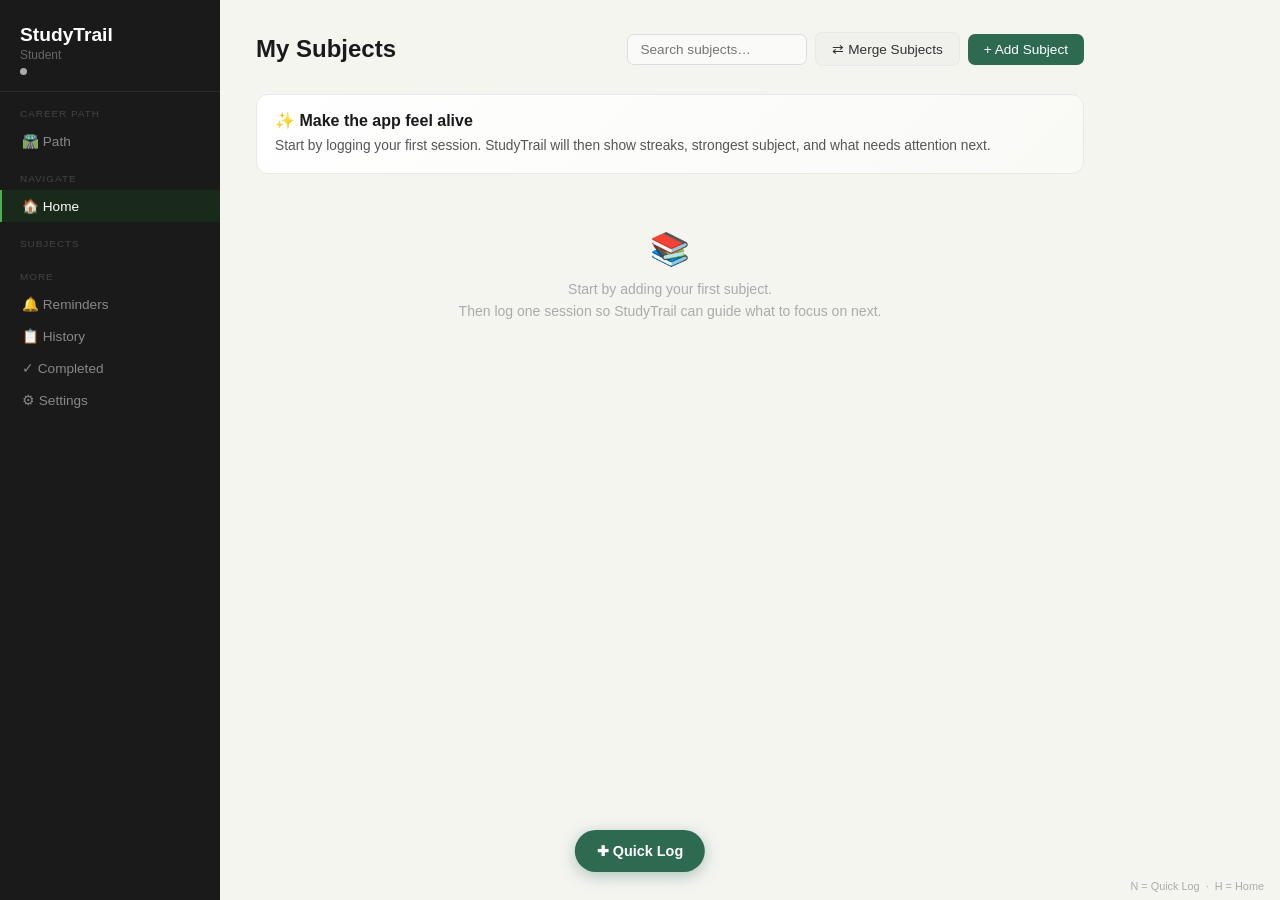
<file: index.html>
<!DOCTYPE html>
<html lang="en">
<head>
  <meta charset="UTF-8">
  <meta name="viewport" content="width=device-width, initial-scale=1.0">
  <title>StudyTrail</title>
<link rel="stylesheet" href="css/style.css">
</head>
<body>
<div class="shell">

  <!-- Add to Home Screen banner (mobile only) -->
  <div id="a2hs-banner" style="display:none;background:#2d6a4f;color:#fff;padding:10px 16px;font-size:0.82rem;text-align:center;position:relative;z-index:60">
    📱 Add to Home Screen for full-screen access
    <button onclick="document.getElementById('a2hs-banner').style.display='none';localStorage.setItem('a2hs_dismissed','1')"
      style="background:none;border:none;color:#fff;opacity:0.7;font-size:1rem;cursor:pointer;margin-left:10px;padding:0">✕</button>
  </div>

  <!-- SIDEBAR -->
  <nav class="sidebar">
    <div class="sidebar-brand" onclick="showPage('subjects')" title="Go home" style="cursor:pointer">
      StudyTrail
      <span id="sb-name">Student</span>
      <div style="display:flex;align-items:center;gap:6px;margin-top:4px">
        <span id="sb-sync-dot" class="sync-dot" title="Sync status"></span>
        <span id="sb-streak" style="font-size:0.72rem;color:#4caf50;font-weight:600;display:none"></span>
      </div>
    </div>
    <div class="sidebar-section">Career Path</div>
    <a href="career_path.html" style="text-decoration:none"><button class="sidebar-btn" style="width:100%">🛣️ Path</button></a>
    <div class="sidebar-section">Navigate</div>
    <button class="sidebar-btn" id="nav-home" onclick="showPage('subjects')">🏠 Home</button>
    <div class="sidebar-section">Subjects</div>
    <div id="sb-subjects"></div>
    <div class="sidebar-section">More</div>
    <button class="sidebar-btn" onclick="showPage('reminders')">🔔 Reminders<span id="sb-remind-count" class="sidebar-remind" style="display:none"></span></button>
    <button class="sidebar-btn" onclick="showPage('history')">📋 History</button>
    <button class="sidebar-btn" onclick="showPage('completed')">✓ Completed<span id="sb-completed-count" class="sidebar-remind" style="display:none;background:#555"></span></button>
    <button class="sidebar-btn" onclick="showPage('settings')">⚙ Settings</button>
  </nav>

  <main class="main">

    <!-- SUBJECTS LIST -->
    <div class="page active" id="page-subjects">
      <div class="page-header">
        <div class="page-title">My Subjects</div>
        <div style="display:flex;gap:8px;align-items:center;flex-wrap:wrap">
          <input type="search" id="subject-search" placeholder="Search subjects…"
            oninput="filterSubjectCards(this.value)"
            style="width:180px;padding:7px 12px;font-size:0.85rem">
          <button class="btn btn-gray" onclick="openMergeModal()">⇄ Merge Subjects</button>
          <button class="btn btn-green" onclick="openModal('modal-add-subject')">+ Add Subject</button>
        </div>
      </div>
      <div id="focus-card"></div>
      <div id="session-intelligence"></div>
      <div id="weekly-summary"></div>
      <div id="revision-banner"></div>
      <div id="subject-list"></div>
    </div>

    <!-- SUBJECT DETAIL -->
    <div class="page" id="page-subject">
      <button class="back-btn" onclick="showPage('subjects')">← Back</button>
      <div class="page-header">
        <div style="display:flex;align-items:center;gap:10px;flex:1;flex-wrap:wrap">
          <div id="detail-color-dot" style="width:12px;height:12px;border-radius:50%;flex-shrink:0;cursor:pointer" onclick="openColorPickerForCurrent()" title="Change colour"></div>
          <div class="page-title" id="detail-title"></div>
          <select id="detail-status-select" class="subject-status" onchange="setSubjectStatusFromDetail(this.value)" title="Change status">
            <option value="active">Studying</option>
            <option value="onhold">On Hold</option>
            <option value="done">Done</option>
          </select>
        </div>
        <div style="display:flex;gap:6px;flex-shrink:0;flex-wrap:wrap">
          <button class="btn btn-gray btn-sm" onclick="openAddTopic()">+ Topic</button>
          <button class="btn btn-ghost btn-sm" onclick="exportSubjectSummary()" title="Export summary">📄 Export</button>
          <button id="detail-mark-done-btn" class="btn btn-gray btn-sm" onclick="setSubjectDoneFromDetail()" title="Mark this subject as done">✓ Mark Done</button>
          <button class="btn btn-green" onclick="openCheckin()">+ Log Session</button>
          <button class="btn btn-red btn-sm" onclick="deleteCurrentSubject()">Delete</button>
        </div>
      </div>

      <!-- Where stopped -->
      <div class="ws-card">
        <div class="ws-label">Where I stopped</div>
        <div class="ws-value" id="ws-stopped" style="color:#555">Nothing recorded yet — click Log Session</div>
        <div class="ws-next" id="ws-next" style="display:none">
          <strong>Next up</strong>
          <span id="ws-next-text"></span>
        </div>
        <div id="ws-prev-stops" style="display:none;margin-top:10px;padding-top:10px;border-top:1px solid #2a2a2a">
          <div style="font-size:0.62rem;text-transform:uppercase;letter-spacing:0.08em;color:#555;margin-bottom:4px">Previous stops</div>
        </div>
      </div>

      <!-- Pinned Note -->
      <div id="pinned-note-card" class="pinned-note-card" style="display:none;margin-bottom:16px">
        <div style="display:flex;align-items:flex-start;justify-content:space-between;gap:10px">
          <div style="flex:1">
            <div class="pinned-note-label">📌 Pinned Note</div>
            <div id="pinned-note-text" class="pinned-note-text"></div>
          </div>
          <button class="btn btn-sm pinned-note-btn" onclick="openPinnedNoteEdit()" title="Edit note">✏</button>
        </div>
      </div>
      <div id="pinned-note-empty" style="margin-bottom:16px">
        <button class="btn btn-ghost btn-sm" onclick="openPinnedNoteEdit()" style="font-size:0.8rem">📌 Add pinned note</button>
      </div>

      <div style="background:var(--bg2);border:1px solid var(--border);border-radius:12px;padding:18px 20px;margin-bottom:16px">
        <div class="section-head" style="margin-bottom:14px">Deadline</div>
        <div class="row">
          <div class="field flex1" style="margin:0">
            <label>Deadline title <span style="color:#aaa;font-weight:400">(optional)</span></label>
            <input id="detail-deadline-title" type="text" placeholder="e.g. Assignment 2, Final exam">
          </div>
          <div class="field" style="margin:0;min-width:180px">
            <label>Deadline date <span style="color:#aaa;font-weight:400">(optional)</span></label>
            <input id="detail-deadline-date" type="date">
          </div>
        </div>
        <div style="display:flex;gap:8px;flex-wrap:wrap">
          <button class="btn btn-green btn-sm" onclick="saveSubjectDeadline()">Save Deadline</button>
          <button class="btn btn-gray btn-sm" onclick="clearSubjectDeadline()">Clear</button>
          <span id="detail-deadline-status" style="font-size:0.8rem;color:#888;align-self:center"></span>
        </div>
      </div>

      <!-- Topics -->
      <div class="section-head">
        Topics <span id="topic-count" style="color:#aaa;font-weight:400;font-size:0.8rem"></span>
        <button class="btn btn-ghost btn-sm" onclick="openAddTopic()">+ Add</button>
      </div>
      <div id="topic-list" style="margin-bottom:24px"></div>

      <!-- Session log for this subject -->
      <div class="section-head" style="margin-bottom:10px">
        Session Log
        <span style="font-size:0.78rem;color:var(--ink5);font-weight:400" id="session-log-count"></span>
      </div>
      <div class="session-filter-bar" id="session-filter-bar">
        <!-- Dynamically built by buildSessionFilterBar() based on your topics -->
      </div>
      <div id="session-log"></div>
    </div>

    <!-- REMINDERS PAGE -->
    <div class="page" id="page-reminders">
      <div class="page-header">
        <div class="page-title">🔔 Revision Reminders</div>
      </div>
      <div id="reminders-list"></div>
    </div>

    <!-- HISTORY -->
    <div class="page" id="page-history">
      <div class="page-header">
        <div class="page-title">History</div>
        <select id="history-filter" style="width:auto;padding:6px 28px 6px 10px;font-size:0.82rem" onchange="renderHistory()">
          <option value="">All subjects</option>
        </select>
      </div>
      <div id="history-list"></div>
    </div>

    <!-- COMPLETED SUBJECTS -->
    <div class="page" id="page-completed">
      <div class="page-header">
        <div class="page-title">✓ Completed Subjects</div>
      </div>
      <div id="completed-list"></div>
    </div>

    <!-- SETTINGS -->
    <div class="page" id="page-settings">
      <div class="page-title" style="margin-bottom:24px">Settings</div>

      <div style="background:var(--bg2);border:1px solid var(--border);border-radius:12px;padding:20px 24px;margin-bottom:12px">
        <div class="field"><label>Your name</label><input id="settings-name" type="text" placeholder="Your name"></div>
        <button class="btn btn-green" onclick="saveName()">Save</button>
      </div>

      <div style="background:var(--bg2);border:1px solid var(--border);border-radius:12px;padding:20px 24px;margin-bottom:12px">
        <div style="display:flex;align-items:center;justify-content:space-between">
          <div>
            <div style="font-weight:600;margin-bottom:3px">🌙 Dark Mode</div>
            <div style="font-size:0.82rem;color:var(--ink4)">Easier on the eyes at night</div>
          </div>
          <label style="display:flex;align-items:center;gap:8px;cursor:pointer;margin:0;font-weight:400">
            <span style="font-size:0.85rem;color:var(--ink4)" id="dark-mode-label">Off</span>
            <div id="dark-toggle" onclick="toggleDarkMode()" style="
              width:44px;height:24px;border-radius:12px;background:#ccc;
              position:relative;cursor:pointer;transition:background 0.2s;flex-shrink:0">
              <div id="dark-toggle-knob" style="
                width:20px;height:20px;border-radius:50%;background:#fff;
                position:absolute;top:2px;left:2px;
                transition:transform 0.2s;box-shadow:0 1px 3px rgba(0,0,0,0.3)"></div>
            </div>
          </label>
        </div>
      </div>

      <div style="background:var(--bg2);border:1px solid var(--border);border-radius:12px;padding:20px 24px;margin-bottom:12px">
        <div style="font-weight:600;margin-bottom:6px">&#x1F4BE; Backup &amp; Restore</div>
        <p style="font-size:0.85rem;color:#888;margin-bottom:16px">Export your data as a file to your computer. Import it back anytime to restore everything.</p>
        <div style="display:flex;gap:10px;flex-wrap:wrap;margin-bottom:12px">
          <button class="btn btn-green" onclick="exportData()">&#x2B07; Export / Download backup</button>
          <button class="btn btn-gray" onclick="document.getElementById('import-file').click()">&#x2B06; Import / Restore backup</button>
          <input type="file" id="import-file" accept=".json" style="display:none" onchange="importData(event)">
        </div>
        <div id="backup-status" style="font-size:0.78rem;color:#aaa"></div>
      </div>

      <!-- GitHub Gist Sync -->
      <div style="background:var(--bg2);border:1px solid var(--border);border-radius:12px;padding:20px 24px;margin-bottom:12px">
        <div style="font-weight:600;margin-bottom:4px">&#x2601; GitHub Gist Sync</div>
        <p style="font-size:0.85rem;color:#888;margin-bottom:14px">Your data syncs automatically to a private GitHub Gist. Works across devices and survives browser resets.</p>
        <p style="font-size:0.76rem;color:#b5651d;margin:-8px 0 14px">⚠ "Private" Gists aren't fully private — anyone with the link/token can view them, so don't share your token.</p>

        <div id="sync-setup" style="display:none">
          <div class="field">
            <label>GitHub Personal Access Token <span style="color:#aaa;font-weight:400">(gist scope only)</span></label>
            <input type="password" id="gist-token-input" placeholder="ghp_xxxxxxxxxxxxxxxxxxxx">
            <div style="font-size:0.75rem;color:#aaa;margin-top:4px">
              Get one at <strong>github.com/settings/tokens</strong> → Generate new token → tick <strong>gist</strong> only
            </div>
          </div>
          <div style="display:flex;gap:8px">
            <button class="btn btn-green" onclick="saveGistToken()">Connect</button>
            <button class="btn btn-gray" onclick="cancelSyncSetup()">Cancel</button>
          </div>
        </div>

        <div id="sync-connected" style="display:none">
          <div style="display:flex;align-items:center;gap:10px;margin-bottom:12px">
            <span class="sync-dot ok"></span>
            <span style="font-size:0.875rem;font-weight:500;color:#2d6a4f">Connected</span>
            <span id="sync-gist-link" style="display:none"></span>
          </div>
          <div id="sync-last-time" style="font-size:0.78rem;color:#aaa;margin-bottom:14px"></div>
          <div style="display:flex;gap:8px;flex-wrap:wrap">
            <button class="btn btn-green btn-sm" onclick="syncToGist(true)">↑ Push to Gist</button>
            <button class="btn btn-gray btn-sm" onclick="loadFromGist(true)">↓ Pull from Gist</button>
            <button class="btn btn-red btn-sm" onclick="disconnectGist()">Disconnect</button>
          </div>
          <p style="font-size:0.78rem;color:#aaa;margin-top:10px">
            On a new device: paste your token → Connect → data loads automatically.<br>
            If it doesn't appear, tap <strong>↓ Pull from Gist</strong>.
          </p>
        </div>

        <div id="sync-disconnected">
          <button class="btn btn-gray" onclick="showSyncSetup()">&#x2795; Connect GitHub Gist</button>
        </div>
      </div>

      <div style="background:var(--bg2);border:1px solid #f5c6bf;border-radius:12px;padding:20px 24px;margin-top:4px">
        <div style="font-weight:600;color:#c0392b;margin-bottom:6px">Danger Zone</div>
        <p style="font-size:0.85rem;color:#888;margin-bottom:14px">Permanently delete all data. Export a backup first!</p>
        <button class="btn btn-red" onclick="resetAll()">Reset Everything</button>
      </div>
    </div>

  </main>
</div>

<!-- MODAL: Colour Picker -->
<div class="overlay" id="modal-color-picker">
  <div class="modal" style="max-width:340px">
    <h2>Choose Colour</h2>
    <div id="color-swatches" style="display:flex;flex-wrap:wrap;gap:10px;margin-bottom:20px;justify-content:center"></div>
    <div class="modal-footer">
      <button class="btn btn-gray" onclick="closeModal('modal-color-picker')">Cancel</button>
    </div>
  </div>
</div>

<!-- MODAL: Add Subject -->
<div class="overlay" id="modal-add-subject">
  <div class="modal">
    <h2>Add Subject</h2>
    <div class="field"><label>Subject name</label><input id="f-subject-name" type="text" placeholder="e.g. Web Development, Java…"></div>
    <div class="field">
      <label>Status</label>
      <select id="f-subject-status">
        <option value="active">Currently Studying</option>
        <option value="onhold">On Hold</option>
        <option value="done">Done</option>
      </select>
    </div>
    <div class="field"><label>Deadline title <span style="color:#aaa;font-weight:400">(optional)</span></label><input id="f-deadline-title" type="text" placeholder="e.g. Assignment 2"></div>
    <div class="field"><label>Deadline date <span style="color:#aaa;font-weight:400">(optional)</span></label><input id="f-deadline-date" type="date"></div>
    <div class="modal-footer">
      <button class="btn btn-gray" onclick="closeModal('modal-add-subject')">Cancel</button>
      <button class="btn btn-green" onclick="addSubject()">Add</button>
    </div>
  </div>
</div>

<!-- MODAL: Merge Subjects -->
<div class="overlay" id="modal-merge">
  <div class="modal">
    <h2>⇄ Merge Subjects</h2>
    <p style="font-size:0.85rem;color:var(--ink4);margin-bottom:14px">Pick 2+ subjects to fold into one new parent subject. Each picked subject becomes a topic under the new subject — no history is lost.</p>
    <div class="field">
      <label>New parent subject name</label>
      <input id="merge-parent-name" type="text" placeholder="e.g. Programming Languages">
    </div>
    <div class="field">
      <label>Subjects to merge</label>
      <div id="merge-subject-list" style="display:flex;flex-direction:column;gap:6px;max-height:260px;overflow-y:auto"></div>
    </div>
    <div class="modal-footer">
      <button class="btn btn-gray" onclick="closeModal('modal-merge')">Cancel</button>
      <button class="btn btn-green" onclick="mergeSelectedSubjects()">Merge</button>
    </div>
  </div>
</div>

<!-- MODAL: Pinned Note -->
<div class="overlay" id="modal-pinned-note">
  <div class="modal">
    <h2>📌 Pinned Note</h2>
    <p style="font-size:0.85rem;color:var(--ink4);margin-bottom:16px">Always visible at the top of this subject. Use it for exam room, assignment link, tutor name, important reminders — anything you need to see every time.</p>
    <div class="field">
      <textarea id="pinned-note-input" rows="5" placeholder="e.g. Exam: Room B12, 14 May 9am&#10;Assignment 2 link: canvas.rmit.edu/...&#10;Tutor: Dr. Smith, Thu 2pm"></textarea>
    </div>
    <div class="modal-footer">
      <button class="btn btn-red btn-sm" onclick="clearPinnedNote()" style="margin-right:auto">Clear note</button>
      <button class="btn btn-gray" onclick="closeModal('modal-pinned-note')">Cancel</button>
      <button class="btn btn-green" onclick="savePinnedNote()">Save</button>
    </div>
  </div>
</div>

<!-- MODAL: Add Topic -->
<div class="overlay" id="modal-add-topic">
  <div class="modal">
    <h2>Add Topic</h2>
    <div class="field"><label>Topic name</label><input id="f-topic-name" type="text" placeholder="e.g. CSS Grid, Arrays, Chapter 3…"></div>
    <div class="modal-footer">
      <button class="btn btn-gray" onclick="closeModal('modal-add-topic')">Cancel</button>
      <button class="btn btn-green" onclick="addTopic()">Add</button>
    </div>
  </div>
</div>

<!-- MODAL: Log / Edit Session -->
<div class="overlay" id="modal-session">
  <div class="modal">
    <div style="margin-bottom:20px">
      <h2 id="session-modal-title" style="margin:0">Log Session</h2>
    </div>

    <div class="field">
      <label>What did you do / where did you stop?</label>
      <textarea id="s-stopped" placeholder="e.g. Finished reading section 4.2, stopped before exercises…"></textarea>
    </div>
    <div class="field">
      <label>What to do next?</label>
      <textarea id="s-next" placeholder="e.g. Complete exercises on page 74…"></textarea>
    </div>
    <div class="field">
      <label>Notes / anything confusing? <span style="color:#aaa;font-weight:400">(optional)</span></label>
      <textarea id="s-notes" placeholder="e.g. Still unclear on how async/await works inside loops…" style="min-height:54px"></textarea>
    </div>

    <div class="field" id="s-topic-chips-wrap" style="display:none">
      <label>What was this session for? <span style="color:var(--ink5);font-weight:400">(pick a topic)</span></label>
      <div class="type-btn-group" id="s-topic-chips"></div>
    </div>

    <div class="row" style="margin-bottom:14px">
      <div class="field flex1" style="margin:0">
        <label>Topic <span style="color:var(--ink5);font-weight:400">(optional — or pick above)</span></label>
        <select id="s-topic-sel" onchange="syncTopicChipFromDropdown()"><option value="">— No specific topic —</option></select>
      </div>
      <div class="field" style="margin:0;width:150px">
        <label>Topic status</label>
        <select id="s-status">
          <option value="">— No change —</option>
          <option value="todo">To Do</option>
          <option value="doing">In Progress</option>
          <option value="done">Done</option>
          <option value="stuck">Stuck</option>
        </select>
      </div>
    </div>

    <!-- Revision reminder -->
    <div style="background:#fafaf8;border:1px solid #eee;border-radius:8px;padding:14px 16px;">
      <div style="font-weight:600;font-size:0.85rem;margin-bottom:10px;">🔔 Revision Reminder</div>
      <label style="display:flex;align-items:center;gap:8px;cursor:pointer;margin-bottom:10px;font-weight:400">
        <input type="checkbox" id="s-remind-on" style="width:auto" onchange="toggleReminderDate()">
        Set a reminder to revise this session
      </label>
      <div id="remind-date-row" style="display:none">
        <label>Remind me on</label>
        <input type="date" id="s-remind-date">
        <div style="font-size:0.75rem;color:#aaa;margin-top:5px">Quick set:
          <button class="btn btn-ghost btn-sm" style="margin-right:4px" onclick="setReminderDays(1)">Tomorrow</button>
          <button class="btn btn-ghost btn-sm" style="margin-right:4px" onclick="setReminderDays(3)">In 3 days</button>
          <button class="btn btn-ghost btn-sm" onclick="setReminderDays(7)">In 1 week</button>
        </div>
      </div>
    </div>

    <div class="modal-footer">
      <button class="btn btn-gray" onclick="closeModal('modal-session')">Cancel</button>
      <button class="btn btn-green" id="session-save-btn" onclick="saveSession()">Save Session</button>
    </div>
  </div>
</div>

<!-- MODAL: Quick Update (from list) -->
<div class="overlay" id="modal-quick">
  <div class="modal">
    <h2 id="quick-title">Quick Update</h2>
    <div class="field"><label>Where did you stop?</label><textarea id="q-stopped" placeholder="e.g. Finished lecture 5…"></textarea></div>
    <div class="field"><label>What to do next?</label><textarea id="q-next" placeholder="e.g. Start lab 3…"></textarea></div>
    <div class="field"><label>Notes <span style="color:#aaa;font-weight:400">(optional)</span></label><textarea id="q-notes" style="min-height:54px" placeholder="Anything to remember…"></textarea></div>
    <div class="modal-footer">
      <button class="btn btn-gray" onclick="closeModal('modal-quick')">Cancel</button>
      <button class="btn btn-green" onclick="saveQuick()">Save</button>
    </div>
  </div>
</div>

<div id="toast"></div>
<div id="kb-hints" style="position:fixed;bottom:8px;right:16px;font-size:0.68rem;color:#aaa;pointer-events:none;z-index:50">
  <span class="kb-hint-desktop">N = Quick Log &nbsp;·&nbsp; H = Home</span>
</div>
<div id="sync-status"></div>
<button id="fab-subject-log" class="btn btn-green fab-subject-log" onclick="openCheckin()">+ Log Session</button>

<!-- Floating quick-log button -->
<button id="fab" onclick="openFabQuickLog()" title="Quick log a session  [Press N]" style="
  position:fixed; bottom:28px; left:50%; transform:translateX(-50%);
  background:#2d6a4f; color:#fff; border:none; border-radius:50px;
  padding:13px 22px; font-size:0.9rem; font-weight:600;
  cursor:pointer; box-shadow:0 4px 16px rgba(45,106,79,0.35);
  z-index:100; display:flex; align-items:center; gap:8px;
  transition: transform 0.15s, box-shadow 0.15s;
" onmouseover="this.style.transform='translateX(-50%) scale(1.05)';this.style.boxShadow='0 6px 20px rgba(45,106,79,0.45)'"
   onmouseout="this.style.transform='translateX(-50%) scale(1)';this.style.boxShadow='0 4px 16px rgba(45,106,79,0.35)'">
  ✚ Quick Log
</button>

<!-- Modal: FAB Quick Log -->
<div class="overlay" id="modal-fab">
  <div class="modal">
    <h2>Quick Log</h2>
    <div class="field">
      <label>Subject</label>
      <select id="fab-subject" onchange="fabSubjectChanged()">
        <option value="">Select subject…</option>
      </select>
    </div>
    <div class="field">
      <label>Where did you stop?</label>
      <textarea id="fab-stopped" placeholder="e.g. Finished section 3, stopped before the quiz…"></textarea>
    </div>
    <div class="field">
      <label>What to do next?</label>
      <textarea id="fab-next" placeholder="e.g. Do the practice problems on page 48…"></textarea>
    </div>
    <div class="field">
      <label>Notes <span style="color:#aaa;font-weight:400">(optional)</span></label>
      <textarea id="fab-notes" style="min-height:54px" placeholder="Anything confusing or to remember…"></textarea>
    </div>
    <div class="modal-footer">
      <button class="btn btn-gray" onclick="closeModal('modal-fab')">Cancel</button>
      <button class="btn btn-green" onclick="saveFabLog()">Save</button>
    </div>
  </div>
</div>
<script src="js/app.js"></script>
</body>
</html>
</file>
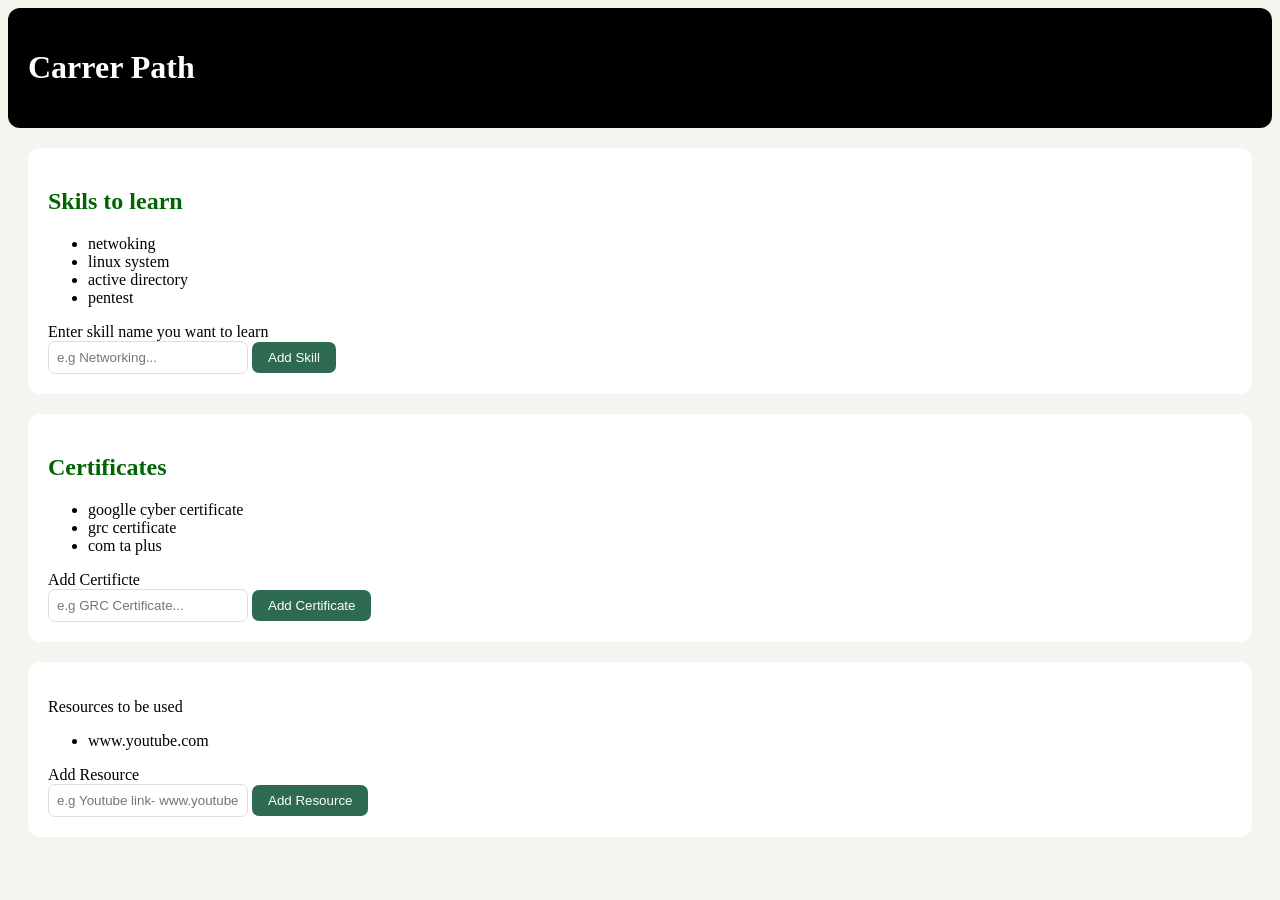
<file: career_path.html>
<html>
<head>
    <title>SudyTrail - Carrer Path</title>
    <style>
        header{
        background-color : black;
        color : white;
        padding: 20px;
        border-radius: 12px;
        }

        body{
            background-color: #f5f5f0;
        }

        h2{
            color:  darkgreen;

        }

        #carrer-skills, #carrer-certs, #carrer-resources{
            background-color: white;
            padding: 20px;
            margin: 20px;
            border-radius: 12px;
            
        }

        button{
            background-color: #2d6a4f;
            color: white;
            border: none;
            padding: 8px 16px;
            border-radius: 7px;
            cursor: pointer;
        }

        input{
            padding: 8px;
            border: 1.5px solid #ddd;
            border-radius: 7px;
            width: 200px;
        }
    </style>

</head>
    <body>
        <header>
            <h1>Carrer Path</h1>
        </header>
        <div id="carrer-skills">
            <h2>Skils to learn</h2>
            <ul id="skill-list">
                <li>netwoking</li>
                <li>linux system</li>
                <li>active directory</li>
                <li>pentest</li>
            </ul>
            <label for="skill">Enter skill name you want to learn</label><br>
            <input type="text" id="skill" placeholder="e.g Networking...">
            <button type="button" onclick="addSkill()">Add Skill</button>
        </div>
        <div id="carrer-certs">
            <h2>Certificates</h2>
            <ul id="carrer-certificates">
                <li>googlle cyber certificate</li>
                <li>grc certificate</li>
                <li>com ta plus</li>
            </ul>
            <label for="certificate">Add Certificte</label><br>
            <input type="text" name="" id="certificate"  placeholder="e.g GRC Certificate...">
            <button type="button" onclick="addCertificate()">Add Certificate</button>
        </div>
        <div id="carrer-resources">
            <p>Resources to be used</p>
            <ul id="reso">
                <li>www.youtube.com</li>
            </ul>
            <label for="resource">Add Resource</label><br>
            <input type="url" name="" id="resource"  placeholder="e.g Youtube link- www.youtube.com">
            <button type="button" onclick="addResources()">Add Resource</button>

        </div>
        <script>
            function addSkill(){
                let text = document.getElementById("skill").value.trim();
                if (text === ""){
                    alert("Please Enter a Skill");
                    return;
                }

                let skills =JSON.parse(localStorage.getItem("skills")) || [];
                skills.push(text);

                localStorage.setItem("skills", JSON.stringify(skills));

                let item = document.createElement("li");
                item.textContent = text;
                let list = document.getElementById("skill-list");
                list.appendChild(item);
                document.getElementById("skill").value = "";
            }

            function addCertificate(){
                let text = document.getElementById("certificate").value.trim();
                if(text === ""){
                    alert("Enter a Certificate");
                    return;
                }

                let certificates =JSON.parse(localStorage.getItem("certificates")) || [];
                certificates.push(text);

                localStorage.setItem("certificates", JSON.stringify(certificates));

                let item = document.createElement("li");
                item.textContent = text;
                let list = document.getElementById("carrer-certificates");
                list.appendChild(item);
                document.getElementById("certificate").value = "";
            }

            function addResources(){
                let text = document.getElementById("resource").value.trim();
                if(text === ""){
                    alert("Enter a Resource link/URL");
                    return;
                }

                let resource =JSON.parse(localStorage.getItem("resource")) || [];
                resource.push(text);

                localStorage.setItem("resource", JSON.stringify(resource));

                let item = document.createElement("li");
                item.textContent = text;
                let list = document.getElementById("reso");
                list.appendChild(item)
                document.getElementById("resource").value = "";
            }

            window.onload = function(){
                let skills = JSON.parse(localStorage.getItem("skills")) || [];
                skills.forEach(skill => {
                    let list = document.getElementById("skill-list")
                    let item = document.createElement("li")
                    item.textContent = skill;
                    list.appendChild(item)
                })

                let certificates = JSON.parse(localStorage.getItem("certificates")) || [];
                certificates.forEach(certificate =>{
                    let list = document.getElementById("carrer-certificates");
                    let item = document.createElement("li");
                    item.textContent = certificate;
                    list.appendChild(item);
                })

                let resource = JSON.parse(localStorage.getItem("resource")) ||  [];
                resource.forEach(reso => {
                    let list = document.getElementById("reso");
                    let item = document.createElement("li");
                    item.textContent = reso;
                    list.appendChild(item);
                })

            }
        </script>
    </body>
</html>
</file>
<file: css/style.css>
* { box-sizing: border-box; margin: 0; padding: 0; }

    /* ── Theme variables ── */
    :root {
      --bg:        #f5f5f0;
      --bg2:       #fff;
      --bg3:       #f9f9f6;
      --bg4:       #f0f0ec;
      --border:    #e8e8e4;
      --border2:   #ddd;
      --ink:       #1a1a1a;
      --ink2:      #333;
      --ink3:      #555;
      --ink4:      #888;
      --ink5:      #aaa;
      --input-bg:  #fafaf8;
      --modal-bg:  #fff;
      --card-hover: 0 2px 10px rgba(0,0,0,0.07);
    }
    body.dark {
      --bg:        #141414;
      --bg2:       #1e1e1e;
      --bg3:       #252525;
      --bg4:       #2a2a2a;
      --border:    #2e2e2e;
      --border2:   #3a3a3a;
      --ink:       #f0f0ec;
      --ink2:      #d8d8d4;
      --ink3:      #aaa;
      --ink4:      #777;
      --ink5:      #555;
      --input-bg:  #252525;
      --modal-bg:  #1e1e1e;
      --card-hover: 0 2px 10px rgba(0,0,0,0.3);
    }

    body { font-family: -apple-system, BlinkMacSystemFont, 'Segoe UI', sans-serif; background: var(--bg); color: var(--ink); min-height: 100vh; transition: background 0.2s, color 0.2s; }
    .shell { display: flex; min-height: 100vh; }

    /* ── Sidebar ── */
    .sidebar { width: 220px; background: #1a1a1a; color: #fff; flex-shrink: 0; position: fixed; top:0; left:0; height:100vh; overflow-y:auto; display:flex; flex-direction:column; }
    .sidebar-brand { padding: 24px 20px 16px; font-size: 1.2rem; font-weight: 700; border-bottom: 1px solid #2a2a2a; }
    .sidebar-brand span { display:block; font-size:0.75rem; font-weight:400; color:#666; margin-top:2px; }
    .sidebar-section { padding: 16px 20px 6px; font-size:0.62rem; text-transform:uppercase; letter-spacing:0.1em; color:#444; }
    .sidebar-btn { display:block; width:100%; text-align:left; padding:8px 20px; background:none; border:none; color:#888; font-size:0.85rem; cursor:pointer; border-left:2px solid transparent; white-space:nowrap; overflow:hidden; text-overflow:ellipsis; }
    .sidebar-btn:hover { color:#fff; background:#222; }
    .sidebar-btn.active { color:#fff; border-left-color:#4caf50; background:#1a2a1a; }
    .sidebar-remind { display:inline-block; background:#c0392b; color:#fff; font-size:0.65rem; border-radius:10px; padding:1px 6px; margin-left:6px; font-weight:600; vertical-align:middle; }

    /* ── Main ── */
    .main { margin-left:220px; flex:1; padding:32px 36px 90px; max-width:900px; }

    /* ── Page header ── */
    .page-header { display:flex; align-items:center; justify-content:space-between; margin-bottom:28px; gap:12px; flex-wrap:wrap; }
    .page-title { font-size:1.5rem; font-weight:700; }

    /* ── Buttons ── */
    .btn { padding:8px 16px; border-radius:7px; border:none; font-size:0.85rem; font-weight:500; cursor:pointer; white-space:nowrap; }
    .btn-green { background:#2d6a4f; color:#fff; } .btn-green:hover { background:#245a42; }
    .btn-gray  { background:var(--bg4); color:var(--ink2); border:1px solid var(--border); } .btn-gray:hover { background:var(--border2); }
    .btn-red   { background:#fce8e4; color:#c0392b; border:1px solid #f5c6bf; } .btn-red:hover { background:#f8d5d0; }
    .btn-ghost { background:none; color:var(--ink4); border:1px solid var(--border2); } .btn-ghost:hover { background:var(--bg4); color:var(--ink); }
    .btn-amber { background:#fdf0e0; color:#b5651d; border:1px solid #f5ddb0; } .btn-amber:hover { background:#fae8ca; }
    .btn-sm { padding:5px 10px; font-size:0.78rem; }

    .btn { transition:transform 0.15s ease, box-shadow 0.15s ease, background 0.15s ease, opacity 0.15s ease; }
    .btn:hover { transform:translateY(-1px); }
    .subject-card, .session-entry, .insight-card, .ws-card, .topic-item { transition:transform 0.18s ease, box-shadow 0.18s ease, border-color 0.18s ease; }
    .subject-card:hover, .session-entry:hover, .insight-card:hover { transform:translateY(-1px); }
    .smart-pill { display:inline-flex; align-items:center; gap:6px; font-size:0.72rem; padding:4px 10px; border-radius:999px; font-weight:600; }

    /* ── Session type chips (topic-name based, colour assigned dynamically) ── */
    .type-chip {
      display:inline-flex; align-items:center; gap:5px;
      font-size:0.72rem; padding:3px 10px; border-radius:999px;
      font-weight:600; cursor:default; white-space:nowrap;
    }

    /* Topic chip buttons in session modal */
    .type-btn-group { display:flex; flex-wrap:wrap; gap:7px; margin-bottom:4px; }
    .type-btn {
      padding:6px 14px; border-radius:999px; border:1.5px solid var(--border2);
      font-size:0.8rem; font-weight:500; cursor:pointer;
      background:var(--bg4); color:var(--ink3);
      transition:all 0.15s;
    }
    .type-btn:hover { border-color:#2d6a4f; color:#2d6a4f; background:var(--bg3); }
    .type-btn.selected { font-weight:700; }

    /* Session filter tabs */
    .session-filter-bar { display:flex; gap:6px; flex-wrap:wrap; margin-bottom:18px; padding-bottom:14px; border-bottom:1px solid var(--border); }
    .session-filter-btn {
      padding:5px 12px; border-radius:999px; border:1.5px solid var(--border2);
      font-size:0.78rem; font-weight:500; cursor:pointer;
      background:var(--bg4); color:var(--ink4); transition:all 0.15s;
    }
    .session-filter-btn:hover { color:var(--ink); border-color:var(--border); }
    .session-filter-btn.active { background:#2d6a4f; color:#fff; border-color:#2d6a4f; }
    /* Topic-coloured active state for topic filter buttons */
    .session-filter-btn[data-topic-filter].active {
      background: var(--chip-bg, #2d6a4f);
      color: var(--chip-color, #fff);
      border-color: var(--chip-color, #2d6a4f);
    }
    .smart-danger { background:#fce8e4; color:#c0392b; }
    .smart-warn { background:#fdf0e0; color:#b5651d; }
    .smart-good { background:#d8f3dc; color:#2d6a4f; }
    .smart-info { background:#eef5ff; color:#1d5f8a; }
    .progress-row { display:flex; align-items:center; gap:10px; margin-top:10px; margin-bottom:2px; }
    .progress-track { flex:1; height:8px; background:var(--bg4); border-radius:999px; overflow:hidden; }
    .progress-fill { height:100%; background:#16a085; border-radius:999px; transition:width 0.25s ease; }
    .stat-grid { display:grid; grid-template-columns:repeat(3, minmax(0,1fr)); gap:12px; margin-top:14px; }
    .stat-chip { background:var(--bg3); border:1px solid var(--border); border-radius:10px; padding:14px; }
    .stat-chip strong { display:block; font-size:1rem; margin-bottom:3px; }
    .smart-banner { background:linear-gradient(135deg, var(--bg2) 0%, var(--bg3) 100%); border:1px solid var(--border); border-radius:12px; padding:16px 18px; margin-bottom:16px; }
    .smart-banner-title { font-weight:700; margin-bottom:6px; }
    .smart-banner-text { font-size:0.86rem; color:var(--ink3); line-height:1.5; }
    .action-row { display:flex; gap:6px; flex-wrap:wrap; }
    .fab-subject-log { display:none; }

    /* ── Forms ── */
    input, textarea, select { width:100%; padding:9px 12px; border:1.5px solid var(--border2); border-radius:7px; font-size:0.9rem; font-family:inherit; background:var(--input-bg); color:var(--ink); }
    input:focus, textarea:focus, select:focus { outline:none; border-color:#2d6a4f; background:var(--bg2); }
    textarea { resize:vertical; min-height:68px; }
    label { display:block; font-size:0.8rem; font-weight:500; margin-bottom:5px; color:var(--ink3); }
    .field { margin-bottom:14px; }

    /* ── Pages ── */
    .page { display:none; } .page.active { display:block; }

    /* ── Subject cards (list) ── */
    .subject-card { background:var(--bg2); border:1px solid var(--border); border-radius:12px; padding:20px 22px; margin-bottom:14px; transition:box-shadow 0.15s; }
    .subject-card:hover { box-shadow:0 2px 10px rgba(0,0,0,0.07); }
    .subject-card.urgent { border-color:#f5c6bf; box-shadow:0 2px 10px rgba(192,57,43,0.08); }
    body.dark .subject-card:hover { box-shadow:0 2px 12px rgba(0,0,0,0.4); }
    body.dark .subject-card.urgent { border-color:#7a3a30; box-shadow:0 2px 12px rgba(192,57,43,0.22); }
    .subject-card-top { display:flex; align-items:center; flex-wrap:wrap; gap:8px 10px; margin-bottom:12px; }
    .subject-dot { width:11px; height:11px; border-radius:50%; flex-shrink:0; }
    .subject-name { font-weight:600; font-size:0.95rem; flex:1; cursor:pointer; }
    .subject-name:hover { color:#2d6a4f; }
    .subject-status { width:auto; font-size:0.7rem; padding:3px 9px; border-radius:20px; font-weight:500; cursor:pointer; border:none; flex-shrink:0; }
    select.subject-status { appearance:none; -webkit-appearance:none; width:auto; padding:3px 22px 3px 9px; background-image:url("data:image/svg+xml;utf8,<svg xmlns='http://www.w3.org/2000/svg' width='10' height='10' viewBox='0 0 10 10'><path d='M1 3l4 4 4-4' stroke='%23666' stroke-width='1.5' fill='none' stroke-linecap='round' stroke-linejoin='round'/></svg>"); background-repeat:no-repeat; background-position:right 7px center; }
    .ss-active { background:#d8f3dc; color:#2d6a4f; }
    .ss-onhold { background:#fdf0e0; color:#b5651d; }
    .ss-done   { background:#f0f0ec; color:#666; }
    .subject-stopped { font-size:0.82rem; color:var(--ink3); padding:8px 10px; background:var(--bg3); border-radius:7px; border-left:3px solid #ddd; margin-bottom:8px; line-height:1.5; }
    .subject-stopped.filled { border-left-color:#2d6a4f; }
    .subject-next { font-size:0.82rem; color:#2d6a4f; font-weight:500; padding:6px 10px; background:#f0faf4; border-radius:7px; margin-bottom:8px; }
    body.dark .subject-next { background:#1a2e20; color:#4caf50; }
    .subject-card-footer { display:flex; align-items:center; justify-content:space-between; gap:8px; margin-top:10px; flex-wrap:wrap; }
    .days-ago { font-size:0.72rem; padding:2px 8px; border-radius:20px; font-weight:500; flex-shrink:0; }
    .days-fresh  { background:#d8f3dc; color:#2d6a4f; }
    .days-warn   { background:#fdf0e0; color:#b5651d; }
    .days-danger { background:#fce8e4; color:#c0392b; }
    .days-never  { background:#f0f0ec; color:#aaa; }

    /* ── Revision due badge ── */
    .remind-due   { background:#fce8e4; color:#c0392b; font-size:0.72rem; padding:2px 9px; border-radius:20px; font-weight:600; }
    .remind-today { background:#fdf0e0; color:#b5651d; font-size:0.72rem; padding:2px 9px; border-radius:20px; font-weight:600; }
    .remind-ok    { background:#d8f3dc; color:#2d6a4f; font-size:0.72rem; padding:2px 9px; border-radius:20px; font-weight:500; }
    .deadline-due,
    .deadline-soon,
    .deadline-ok { font-size:0.72rem; padding:2px 9px; border-radius:20px; font-weight:600; }
    .deadline-due { background:#fce8e4; color:#c0392b; }
    .deadline-soon { background:#fdf0e0; color:#b5651d; }
    .deadline-ok { background:#eef5ff; color:#1d5f8a; }

    /* ── Focus + summary cards ── */
    .insight-card {
      background:var(--bg2);
      border:1px solid var(--border);
      border-radius:12px;
      padding:20px 22px;
      margin-bottom:18px;
    }
    .insight-card.focus { border-color:#d8f3dc; background:linear-gradient(135deg, var(--bg2) 0%, var(--bg3) 100%); }
    .insight-card.summary { background:linear-gradient(135deg, var(--bg2) 0%, var(--bg3) 100%); }
    .insight-label { font-size:0.68rem; text-transform:uppercase; letter-spacing:0.1em; color:var(--ink4); margin-bottom:8px; }
    .insight-title { font-size:1.05rem; font-weight:700; margin-bottom:8px; }
    .insight-text { font-size:0.88rem; color:var(--ink3); line-height:1.55; }
    .insight-meta { display:flex; gap:8px; flex-wrap:wrap; margin-top:14px; }

    /* ── Subject detail ── */
    .ws-card { background:#1a1a1a; color:#fff; border-radius:10px; padding:20px 24px; margin-bottom:16px; }
    .ws-label { font-size:0.65rem; text-transform:uppercase; letter-spacing:0.1em; color:#666; margin-bottom:5px; }
    .ws-value { font-size:0.975rem; line-height:1.55; }
    .ws-next { margin-top:12px; padding-top:12px; border-top:1px solid #2a2a2a; font-size:0.875rem; color:#4caf50; }
    .ws-next strong { display:block; font-size:0.62rem; text-transform:uppercase; letter-spacing:0.08em; color:#555; margin-bottom:3px; }

    /* ── Topics ── */
    .topic-item { background:var(--bg2); border:1px solid var(--border); border-radius:8px; padding:14px 16px; margin-bottom:9px; display:flex; align-items:center; gap:10px; }

    /* Pinned note — adapts to dark mode */
    .pinned-note-card { background:#fefce8; border:1px solid #fde68a; border-radius:12px; padding:16px 20px; }
    .pinned-note-label { font-size:0.68rem; text-transform:uppercase; letter-spacing:0.08em; color:#92400e; margin-bottom:6px; font-weight:600; }
    .pinned-note-text  { font-size:0.9rem; color:#78350f; line-height:1.55; white-space:pre-wrap; }
    .pinned-note-btn   { background:#fde68a; color:#92400e; border:none; flex-shrink:0; }
    body.dark .pinned-note-card { background:#2a2310; border-color:#5a4a10; }
    body.dark .pinned-note-label { color:#d4a847; }
    body.dark .pinned-note-text  { color:#c8a040; }
    body.dark .pinned-note-btn   { background:#3a3010; color:#d4a847; border:1px solid #5a4a10; }
    .topic-item.drag-over { border-color:#2d6a4f; background:var(--bg3); }
    .topic-item.dragging  { opacity:0.4; }
    .topic-name { flex:1; font-size:0.9rem; font-weight:500; }
    .topic-note { font-size:0.76rem; color:var(--ink4); font-style:italic; margin-top:2px; }
    select.status-sel { width:auto; padding:4px 26px 4px 9px; font-size:0.78rem; }

    /* ── Session entries ── */
    .session-entry {
      background: var(--bg2);
      border: 1px solid var(--border);
      border-radius: 10px;
      padding: 18px 20px;
      margin-bottom: 12px;
    }
    .session-entry.has-reminder { border-left: 3px solid #b5651d; }
    .session-entry.reminder-due { border-left: 3px solid #c0392b; }

    .session-entry-header {
      display: flex;
      align-items: center;
      gap: 8px;
      margin-bottom: 10px;
      flex-wrap: wrap;
    }
    .session-date { font-size:0.72rem; color:var(--ink5); font-weight:500; }
    .session-subject-tag { font-size:0.72rem; background:var(--bg4); color:var(--ink3); padding:2px 8px; border-radius:20px; }

    .session-field { margin-bottom:8px; }
    .session-field-label { font-size:0.68rem; text-transform:uppercase; letter-spacing:0.07em; color:var(--ink5); margin-bottom:2px; }
    .session-field-value { font-size:0.875rem; color:var(--ink2); line-height:1.5; }

    .session-entry-footer {
      display: flex;
      align-items: center;
      justify-content: space-between;
      gap: 8px;
      margin-top:12px;
      padding-top:10px;
      border-top:1px solid var(--border);
      flex-wrap:wrap;
    }

    /* ── Revision banner (top of page) ── */
    .revision-banner {
      background: #fdf0e0;
      border: 1px solid #f5ddb0;
      border-radius: 10px;
      padding: 14px 18px;
      margin-bottom: 20px;
      display: flex;
      align-items: flex-start;
      gap: 12px;
    }
    .revision-banner-icon { font-size:1.2rem; flex-shrink:0; }
    .revision-banner-title { font-weight:600; font-size:0.9rem; color:#b5651d; margin-bottom:4px; }
    .revision-banner-item { font-size:0.82rem; color:#7a5020; padding:3px 0; }
    .revision-banner-item a { color:#2d6a4f; cursor:pointer; text-decoration:underline; }
    body.dark .revision-banner { background:#2a1f0a; border-color:#4a3510; }
    body.dark .revision-banner-title { color:#e0a050; }
    body.dark .revision-banner-item { color:#c8985a; }

    /* ── Modal ── */
    .overlay { display:none; position:fixed; inset:0; background:rgba(0,0,0,0.45); z-index:200; align-items:center; justify-content:center; padding:20px; }
    .overlay.open { display:flex; }
    .modal { background:var(--modal-bg); border-radius:12px; padding:28px; width:100%; max-width:520px; max-height:90vh; overflow-y:auto; }
    .modal h2 { font-size:1.1rem; margin-bottom:20px; }
    .modal-footer { display:flex; justify-content:flex-end; gap:8px; margin-top:20px; padding-top:16px; border-top:1px solid var(--border); }

    /* ── Misc ── */
    .back-btn { background:none; border:none; font-size:0.85rem; color:var(--ink4); cursor:pointer; padding:0; margin-bottom:14px; display:flex; align-items:center; gap:4px; }
    .back-btn:hover { color:var(--ink); }
    .empty { text-align:center; padding:40px 20px; color:var(--ink5); }
    .empty-icon { font-size:2rem; margin-bottom:10px; }
    .empty-text { font-size:0.875rem; line-height:1.6; }
    .row { display:flex; gap:10px; align-items:flex-start; }
    .flex1 { flex:1; }
    .section-head { font-size:0.85rem; font-weight:600; color:var(--ink3); margin-bottom:14px; display:flex; align-items:center; justify-content:space-between; }

    #toast { position:fixed; bottom:24px; right:24px; background:#1a1a1a; color:#fff; padding:11px 18px; border-radius:8px; font-size:0.85rem; opacity:0; transition:opacity 0.25s; z-index:999; pointer-events:none; }
    #sync-status { position:fixed; bottom:24px; left:50%; transform:translateX(-50%); background:#1a1a1a; color:#aaa; padding:6px 14px; border-radius:20px; font-size:0.75rem; opacity:0; transition:opacity 0.4s; z-index:998; pointer-events:none; white-space:nowrap; }
    #sync-status.show { opacity:1; }
    #sync-status.ok   { color:#4caf50; }
    #sync-status.err  { color:#e74c3c; }
    .sync-dot { display:inline-block; width:7px; height:7px; border-radius:50%; margin-right:6px; background:#aaa; }
    .sync-dot.ok  { background:#4caf50; }
    .sync-dot.err { background:#e74c3c; }
    .sync-dot.spin { animation: spin 1s linear infinite; background:#b5651d; }
    @keyframes spin { from{transform:rotate(0deg)} to{transform:rotate(360deg)} }
    #toast.show { opacity:1; }
    .kb-hint-desktop { display:inline; }
    @media(max-width:760px) { .kb-hint-desktop { display:none; } #kb-hints { display:none; } }

    @media(max-width:760px) {
      .shell { display:block; }
      .sidebar {
        position:sticky;
        top:0;
        left:auto;
        width:100%;
        height:auto;
        z-index:50;
        border-bottom:1px solid #2a2a2a;
      }
      .sidebar-brand { padding:16px 16px 12px; }
      .sidebar-section { padding:12px 16px 6px; }
      /* Mobile: make entire sidebar a top nav bar */
      .sidebar { flex-direction:row; flex-wrap:wrap; height:auto; width:100%; overflow-x:auto; overflow-y:hidden; }
      .sidebar-brand { padding:12px 16px; border-bottom:none; border-right:1px solid #2a2a2a; flex-shrink:0; }
      .sidebar-brand span { display:none; }
      .sidebar-section { display:none; }
      #sb-subjects {
        display:flex;
        flex-direction:row;
        gap:4px;
        overflow-x:auto;
        padding:8px 8px;
        scrollbar-width:none;
        flex:1;
        align-items:center;
      }
      #sb-subjects::-webkit-scrollbar { display:none; }
      /* All sidebar buttons go horizontal */
      .sidebar-btn {
        display:inline-flex;
        align-items:center;
        width:auto;
        min-width:max-content;
        padding:7px 12px;
        border-left:none;
        border-bottom:2px solid transparent;
        border-radius:8px;
        background:#222;
        margin:0;
        font-size:0.8rem;
        white-space:nowrap;
      }
      .sidebar-btn.active { border-left-color:transparent; border-bottom-color:#4caf50; background:#1a2a1a; }
      /* More section buttons inline after subjects */
      .sidebar > div:last-of-type,
      .sidebar > button { display:inline-flex; flex-shrink:0; }
      .main { margin-left:0; max-width:none; padding:18px 14px 90px; }
      .row { flex-direction:column; }
      .page-header { margin-bottom:18px; }
      .subject-card,
      .insight-card,
      .ws-card,
      .session-entry,
      .modal { border-radius:10px; }
      .topic-item { flex-wrap:wrap; }
      select.status-sel { width:100%; }
    }

    @media(max-width:480px) {
      .page-title { font-size:1.28rem; }
      .main { padding:14px 12px 24px; }
      .subject-card,
      .insight-card,
      .session-entry { padding:16px 17px; margin-bottom:12px; }
      .modal { padding:18px 14px; }
      .modal-footer { flex-wrap:wrap; }
      .modal-footer .btn { width:100%; }
      .btn { width:100%; text-align:center; min-height:44px; font-size:0.9rem; }
      .btn.btn-sm { width:auto; min-height:40px; }
      .subject-card-footer { align-items:stretch; }
      .subject-card-footer > div:last-child { width:100%; }
      .subject-card-footer > div:last-child .btn { width:100%; }
      .action-row { width:100%; }
      .action-row .btn { flex:1; }
      .stat-grid { grid-template-columns:1fr; }
      #fab { bottom:18px; width:calc(100% - 24px); left:12px; right:12px; transform:none; justify-content:center; border-radius:14px; }
      #fab-subject-log { display:block; position:fixed; bottom:78px; left:12px; right:12px; z-index:99; box-shadow:0 4px 16px rgba(45,106,79,0.35); }
      body:not(.on-subject-page) #fab-subject-log { display:none; }
    }
</file>
